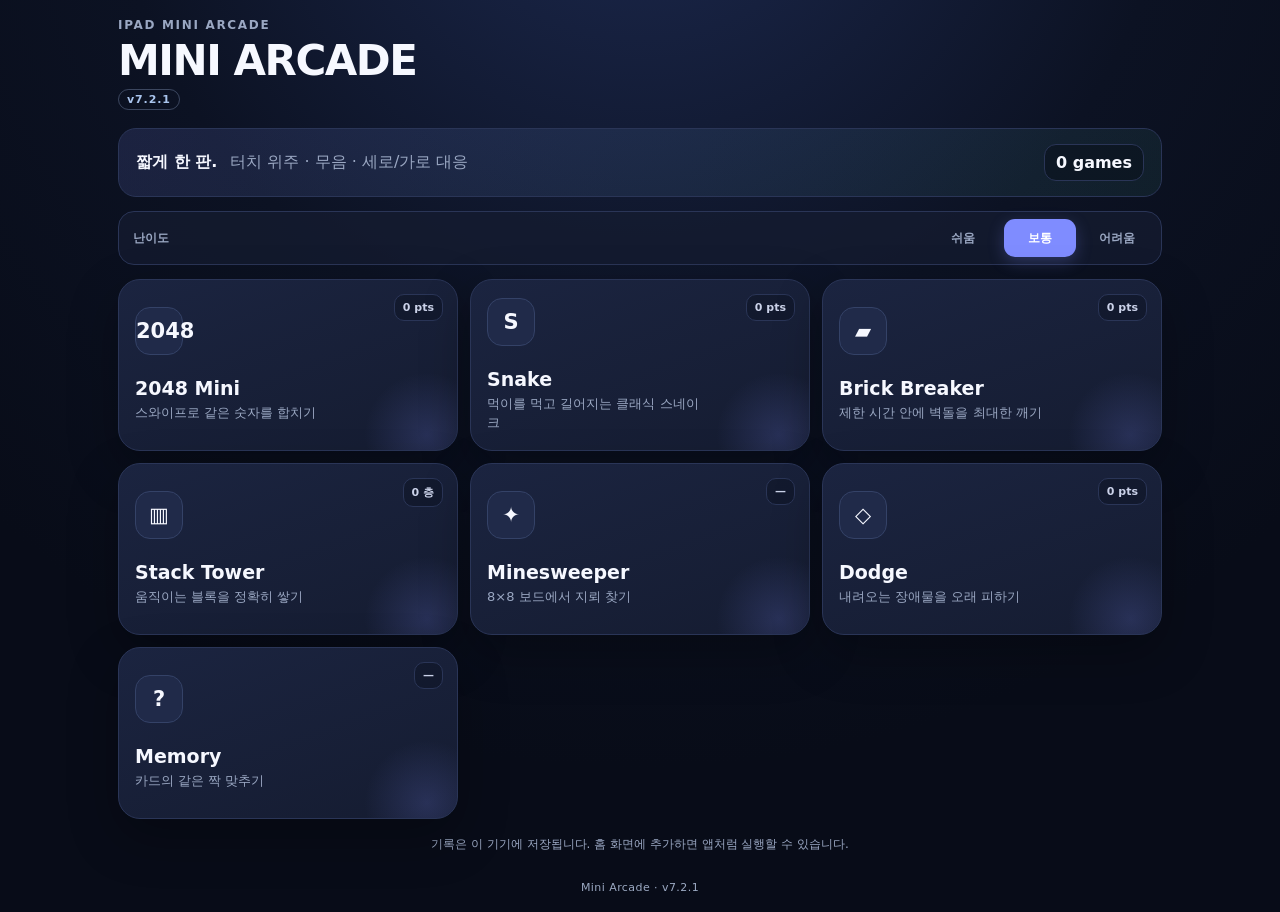
<file: index.html>
<!DOCTYPE html>
<html lang="ko">
<head>
  <meta charset="UTF-8" />
  <meta name="viewport" content="width=device-width,initial-scale=1,viewport-fit=cover,user-scalable=no" />
  <meta name="theme-color" content="#0b1020" />
  <meta name="apple-mobile-web-app-capable" content="yes" />
  <meta name="apple-mobile-web-app-status-bar-style" content="black-translucent" />
  <meta name="apple-mobile-web-app-title" content="Mini Arcade" />
  <title>Mini Arcade</title>
  <link rel="manifest" href="manifest.webmanifest" />
  <link rel="icon" href="icon.svg" type="image/svg+xml" />
  <link rel="stylesheet" href="styles.css?v=10" />
</head>
<body>
  <main id="app" class="app-shell">
    <header class="topbar">
      <div>
        <p class="eyebrow">IPAD MINI ARCADE</p>
        <h1 id="screenTitle">MINI ARCADE</h1>
        <span class="app-version" aria-label="앱 버전">v7.2.1</span>
      </div>
      <div class="top-actions">
        <button id="pauseBtn" class="icon-btn hidden" type="button" aria-label="일시정지">Ⅱ</button>
        <button id="homeBtn" class="icon-btn hidden" type="button" aria-label="게임 선택으로 돌아가기">⌂</button>
      </div>
    </header>

    <section id="homeScreen" class="screen active" aria-labelledby="screenTitle">
      <div class="intro-panel">
        <div>
          <strong>짧게 한 판.</strong>
          <span>터치 위주 · 무음 · 세로/가로 대응</span>
        </div>
        <div class="session-badge"><span id="playedCount">0</span> games</div>
      </div>
      <div class="difficulty-bar" aria-label="난이도 선택">
        <span>난이도</span>
        <div class="difficulty-options">
          <button type="button" data-difficulty="easy">쉬움</button>
          <button type="button" data-difficulty="normal">보통</button>
          <button type="button" data-difficulty="hard">어려움</button>
        </div>
      </div>
      <div id="gameGrid" class="game-grid"></div>
      <p class="home-note">기록은 이 기기에 저장됩니다. 홈 화면에 추가하면 앱처럼 실행할 수 있습니다.</p>
    </section>

    <section id="gameScreen" class="screen" aria-live="polite">
      <div class="game-head">
        <div>
          <p id="gameKicker" class="eyebrow"></p>
          <h2 id="gameName"></h2>
          <p id="gameHelp" class="game-help"></p>
        </div>
        <div id="gameStats" class="stats"></div>
      </div>
      <div id="gameStage" class="game-stage"></div>
    </section>
  </main>
  <div class="version-footer" aria-label="현재 앱 버전">Mini Arcade · v7.2.1</div>

  <div id="toast" class="toast" role="status" aria-live="polite"></div>
  <script src="app.js?v=10" defer></script>
</body>
</html>
</file>
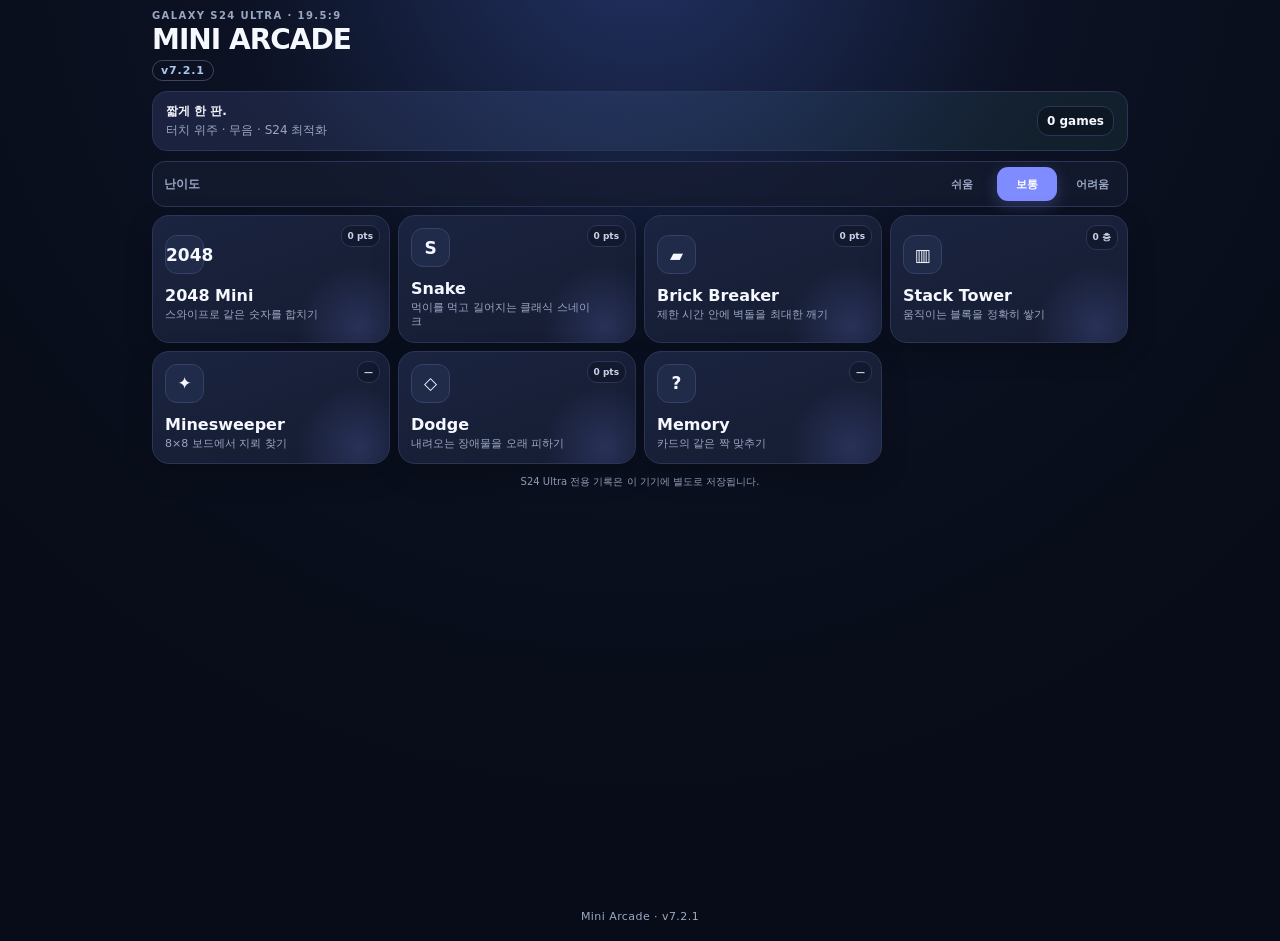
<file: s24.html>
<!DOCTYPE html>
<html lang="ko">
<head>
  <meta charset="UTF-8" />
  <meta name="viewport" content="width=device-width,initial-scale=1,viewport-fit=cover,user-scalable=no" />
  <meta name="theme-color" content="#0b1020" />
  <meta name="mobile-web-app-capable" content="yes" />
  <title>Mini Arcade · S24 Ultra</title>
  <link rel="manifest" href="manifest-s24.webmanifest" />
  <link rel="icon" href="icon.svg" type="image/svg+xml" />
  <link rel="stylesheet" href="styles.css?v=10" />
</head>
<body class="s24-mode">
  <main id="app" class="app-shell">
    <header class="topbar">
      <div>
        <p class="eyebrow">GALAXY S24 ULTRA · 19.5:9</p>
        <h1 id="screenTitle">MINI ARCADE</h1>
        <span class="app-version" aria-label="앱 버전">v7.2.1</span>
      </div>
      <div class="top-actions">
        <button id="pauseBtn" class="icon-btn hidden" type="button" aria-label="일시정지">Ⅱ</button>
        <button id="homeBtn" class="icon-btn hidden" type="button" aria-label="게임 선택으로 돌아가기">⌂</button>
      </div>
    </header>
    <section id="homeScreen" class="screen active" aria-labelledby="screenTitle">
      <div class="intro-panel">
        <div><strong>짧게 한 판.</strong><span>터치 위주 · 무음 · S24 최적화</span></div>
        <div class="session-badge"><span id="playedCount">0</span> games</div>
      </div>
      <div class="difficulty-bar" aria-label="난이도 선택">
        <span>난이도</span>
        <div class="difficulty-options">
          <button type="button" data-difficulty="easy">쉬움</button>
          <button type="button" data-difficulty="normal">보통</button>
          <button type="button" data-difficulty="hard">어려움</button>
        </div>
      </div>
      <div id="gameGrid" class="game-grid"></div>
      <p class="home-note">S24 Ultra 전용 기록은 이 기기에 별도로 저장됩니다.</p>
    </section>
    <section id="gameScreen" class="screen" aria-live="polite">
      <div class="game-head">
        <div><p id="gameKicker" class="eyebrow"></p><h2 id="gameName"></h2><p id="gameHelp" class="game-help"></p></div>
        <div id="gameStats" class="stats"></div>
      </div>
      <div id="gameStage" class="game-stage"></div>
    </section>
  </main>
  <div class="version-footer" aria-label="현재 앱 버전">Mini Arcade · v7.2.1</div>
  <div id="toast" class="toast" role="status" aria-live="polite"></div>
  <script src="app.js?v=10" defer></script>
</body>
</html>
</file>
<file: styles.css>
:root{
  --bg:#080c18;
  --bg2:#11172a;
  --card:#151c31;
  --card2:#1b2440;
  --line:#2a3557;
  --text:#f6f8ff;
  --muted:#9aa7c2;
  --accent:#7f8cff;
  --accent2:#5ce0b4;
  --danger:#ff6f8e;
  --warn:#ffd166;
  --safe-top:max(18px,env(safe-area-inset-top));
  --safe-bottom:max(18px,env(safe-area-inset-bottom));
  --shadow:0 18px 50px rgba(0,0,0,.28);
}
*{box-sizing:border-box;-webkit-tap-highlight-color:transparent}
html,body{margin:0;min-height:100%;background:radial-gradient(circle at 50% -20%,#1d2a51 0,#0c1223 42%,var(--bg) 75%);color:var(--text);font-family:-apple-system,BlinkMacSystemFont,"SF Pro Display","Pretendard","Noto Sans KR",system-ui,sans-serif;overscroll-behavior:none}
body{min-height:100svh;touch-action:manipulation}
button{font:inherit;color:inherit;border:0}
button:focus-visible{outline:3px solid #c5cbff;outline-offset:3px}
.hidden{display:none!important}
.app-shell{width:min(1100px,100%);margin:0 auto;padding:var(--safe-top) clamp(14px,3vw,28px) var(--safe-bottom)}
.topbar{display:flex;align-items:center;justify-content:space-between;gap:18px;margin-bottom:18px}
.eyebrow{margin:0 0 4px;color:var(--muted);font-size:12px;font-weight:800;letter-spacing:.14em}
h1,h2{margin:0;letter-spacing:-.035em} h1{font-size:clamp(28px,4vw,42px)} h2{font-size:clamp(26px,4vw,38px)}
.top-actions{display:flex;gap:9px}.icon-btn{width:48px;height:48px;border:1px solid var(--line);border-radius:15px;background:rgba(21,28,49,.92);font-weight:900;font-size:20px;box-shadow:var(--shadow)}
.screen{display:none}.screen.active{display:block}
.intro-panel{display:flex;justify-content:space-between;align-items:center;gap:14px;padding:15px 17px;margin-bottom:14px;border:1px solid var(--line);border-radius:18px;background:linear-gradient(135deg,rgba(127,140,255,.14),rgba(92,224,180,.07));color:var(--muted)}
.intro-panel strong{color:var(--text);margin-right:8px}.session-badge{white-space:nowrap;border:1px solid var(--line);background:rgba(8,12,24,.45);padding:8px 11px;border-radius:12px;font-weight:800;color:var(--text)}
.difficulty-bar{display:flex;align-items:center;justify-content:space-between;gap:12px;margin:0 0 14px;padding:7px 8px 7px 14px;border:1px solid var(--line);border-radius:16px;background:rgba(21,28,49,.72);font-size:12px;font-weight:850;color:var(--muted)}
.difficulty-options{display:grid;grid-template-columns:repeat(3,1fr);gap:5px}.difficulty-options button{min-width:72px;min-height:38px;padding:6px 10px;border-radius:11px;background:transparent;color:var(--muted);font-weight:850}.difficulty-options button.active{background:var(--accent);color:white;box-shadow:0 5px 16px rgba(127,140,255,.25)}
.game-grid{display:grid;grid-template-columns:repeat(2,minmax(0,1fr));gap:12px}.game-card{position:relative;min-height:156px;padding:16px;text-align:left;border:1px solid var(--line);border-radius:22px;background:linear-gradient(160deg,var(--card2),var(--card));box-shadow:var(--shadow);overflow:hidden;transition:transform .1s ease,border-color .15s ease}
.game-card:active{transform:scale(.985);border-color:var(--accent)}.game-card::after{content:"";position:absolute;right:-35px;bottom:-50px;width:130px;height:130px;border-radius:50%;background:radial-gradient(circle,rgba(127,140,255,.18),transparent 68%)}
.game-icon{width:48px;height:48px;display:grid;place-items:center;margin-bottom:22px;border-radius:15px;background:#202a49;border:1px solid #344267;font-weight:900;font-size:21px}.game-card h3{margin:0;font-size:19px}.game-card p{margin:5px 0 0;max-width:26ch;color:var(--muted);font-size:13px;line-height:1.4}.card-record{position:absolute;right:14px;top:14px;color:#cbd2e9;font-size:11px;font-weight:800;padding:6px 8px;border:1px solid var(--line);border-radius:10px;background:rgba(8,12,24,.34)}
.home-note{margin:16px 4px 0;color:var(--muted);text-align:center;font-size:12px;line-height:1.5}
.game-head{display:flex;justify-content:space-between;align-items:flex-start;gap:16px;margin-bottom:12px}.game-help{margin:7px 0 0;color:var(--muted);line-height:1.45;font-size:13px}.stats{display:flex;justify-content:flex-end;gap:8px;flex-wrap:wrap;max-width:52%}.stat{min-width:76px;padding:9px 11px;border:1px solid var(--line);border-radius:13px;background:var(--card);text-align:center}.stat small{display:block;color:var(--muted);font-size:10px;margin-bottom:2px}.stat strong{font-size:16px}
.game-stage{min-height:420px;border:1px solid var(--line);border-radius:24px;background:rgba(14,20,37,.88);box-shadow:var(--shadow);padding:clamp(14px,2.3vw,22px);overflow:hidden;position:relative}
.primary-btn,.secondary-btn{min-height:50px;padding:11px 17px;border-radius:14px;font-weight:850}.primary-btn{background:var(--accent);color:white}.secondary-btn{background:var(--card2);border:1px solid var(--line)}.button-row{display:flex;gap:9px;flex-wrap:wrap;margin-top:14px}.button-row>*{flex:1 1 140px}
.center-stack{display:flex;min-height:360px;flex-direction:column;align-items:center;justify-content:center;gap:14px;text-align:center}.big-score{font-size:clamp(42px,10vw,88px);font-weight:950;letter-spacing:-.06em}.subtle{color:var(--muted);font-size:13px}
/* 2048 */
.g2048-wrap{width:min(580px,100%);margin:0 auto}.g2048-board{display:grid;grid-template-columns:repeat(4,1fr);gap:9px;padding:9px;border-radius:20px;background:#202845;touch-action:none}.g2048-cell{aspect-ratio:1;border-radius:14px;display:grid;place-items:center;background:#2b3554;font-weight:950;font-size:clamp(21px,6vw,38px);transition:transform .08s ease}.v2{background:#e8e9ef;color:#252b3a}.v4{background:#d8defa;color:#252b3a}.v8{background:#9eaaff}.v16{background:#7f8cff}.v32{background:#6a73d8}.v64{background:#5b63c0}.v128{background:#56d4b0;color:#08251d}.v256{background:#37c79d;color:#08251d}.v512{background:#ffd166;color:#3a2a00}.v1024{background:#f2ab56;color:#3a2100}.v2048{background:#ff7a90;color:white}.swipe-pad{display:grid;grid-template-columns:repeat(3,56px);justify-content:center;gap:7px;margin-top:14px}.swipe-pad button{height:50px;border-radius:12px;background:var(--card2);border:1px solid var(--line);font-weight:900}.swipe-pad .blank{visibility:hidden}
/* canvas games */
.canvas-wrap{position:relative;width:min(760px,100%);margin:0 auto}.game-canvas{display:block;width:100%;height:auto;max-height:64svh;border-radius:18px;background:#080e1b;border:1px solid var(--line);touch-action:none}.overlay{position:absolute;inset:0;display:grid;place-items:center;border-radius:18px;background:rgba(5,8,16,.58);backdrop-filter:blur(4px)}.overlay-card{text-align:center;padding:20px}.overlay-card h3{font-size:30px;margin:0 0 8px}.dpad{display:grid;grid-template-columns:repeat(3,54px);gap:7px;justify-content:center;margin-top:12px}.dpad button{height:50px;border-radius:12px;background:var(--card2);border:1px solid var(--line);font-size:20px;font-weight:900}.dpad .blank{visibility:hidden}
/* mines */
.mines-toolbar{display:flex;justify-content:space-between;align-items:center;gap:10px;margin-bottom:12px}.mode-toggle{display:flex;padding:4px;background:#10172a;border:1px solid var(--line);border-radius:13px}.mode-toggle button{min-height:40px;padding:7px 12px;border-radius:10px;background:transparent;color:var(--muted);font-weight:800}.mode-toggle button.active{background:var(--accent);color:white}.mines-grid{display:grid;grid-template-columns:repeat(8,minmax(0,1fr));gap:4px;width:min(620px,100%);margin:0 auto}.mine-cell{aspect-ratio:1;border-radius:8px;background:#253052;border:1px solid #344265;font-size:clamp(13px,3.5vw,23px);font-weight:900;touch-action:manipulation}.mine-cell.open{background:#11182b;border-color:#202a46}.mine-cell.flag{background:#3a3150}.n1{color:#78a8ff}.n2{color:#67d7a9}.n3{color:#ff8c9c}.n4{color:#b59cff}.n5{color:#ffb67a}.n6{color:#6be0e8}.n7{color:#fff}.n8{color:#adb5c9}
/* memory */
.memory-grid{display:grid;grid-template-columns:repeat(4,minmax(0,1fr));gap:9px;width:min(620px,100%);margin:0 auto}.memory-card{aspect-ratio:1;border-radius:14px;background:#253052;border:1px solid #35456f;font-size:clamp(25px,7vw,46px);font-weight:900;transform-style:preserve-3d}.memory-card.open{background:#6874dc}.memory-card.matched{opacity:.26;pointer-events:none}
.toast{position:fixed;left:50%;bottom:max(22px,env(safe-area-inset-bottom));transform:translate(-50%,20px);padding:11px 15px;border-radius:13px;background:#eef1ff;color:#141a2a;font-size:13px;font-weight:850;opacity:0;pointer-events:none;transition:.2s ease;z-index:50;box-shadow:0 12px 35px rgba(0,0,0,.35)}.toast.show{opacity:1;transform:translate(-50%,0)}
@media (min-width:760px){.game-grid{grid-template-columns:repeat(3,minmax(0,1fr))}.game-card{min-height:172px}.game-stage{min-height:520px}.memory-grid{gap:12px}.mine-cell{border-radius:10px}}
@media (orientation:landscape) and (max-height:650px){.app-shell{padding-top:12px}.topbar{margin-bottom:10px}.game-stage{min-height:330px;padding:12px}.game-head{margin-bottom:8px}.game-canvas{max-height:70svh}.game-card{min-height:128px}.game-icon{margin-bottom:12px}}
@media (max-width:520px){.intro-panel{align-items:flex-start;flex-direction:column}.game-head{flex-direction:column}.stats{max-width:none;justify-content:flex-start}.game-stage{min-height:390px}.game-grid{gap:9px}.game-card{min-height:145px;padding:14px}.game-icon{margin-bottom:16px}}

/* Galaxy S24 Ultra portrait edition (19.5:9) */
body.s24-mode{min-height:100dvh;background:radial-gradient(circle at 50% -8%,#223264 0,#0c1223 34%,var(--bg) 72%)}
body.s24-mode .app-shell{width:min(100%,480px);min-height:100dvh;padding:calc(env(safe-area-inset-top) + 10px) 12px calc(env(safe-area-inset-bottom) + 12px)}
body.s24-mode .topbar{margin-bottom:10px;gap:10px}
body.s24-mode h1{font-size:28px}body.s24-mode h2{font-size:24px}
body.s24-mode .eyebrow{font-size:10px;margin-bottom:2px}
body.s24-mode .icon-btn{width:44px;height:44px;border-radius:13px}
body.s24-mode .intro-panel{padding:11px 13px;margin-bottom:10px;border-radius:15px;flex-direction:row;align-items:center;font-size:12px}
body.s24-mode .intro-panel strong{display:block;margin:0 0 2px}
body.s24-mode .session-badge{padding:7px 9px}
body.s24-mode .difficulty-bar{margin-bottom:8px;padding:5px 5px 5px 11px;border-radius:13px}
body.s24-mode .difficulty-options button{min-width:60px;min-height:34px;padding:5px 7px;font-size:11px}
body.s24-mode .game-grid{grid-template-columns:repeat(2,minmax(0,1fr));gap:8px}
body.s24-mode .game-card{min-height:124px;padding:12px;border-radius:17px;box-shadow:0 10px 28px rgba(0,0,0,.24)}
body.s24-mode .game-icon{width:39px;height:39px;margin-bottom:12px;border-radius:12px;font-size:17px}
body.s24-mode .game-card h3{font-size:16px}body.s24-mode .game-card p{margin-top:3px;font-size:11px;line-height:1.3}
body.s24-mode .card-record{right:9px;top:9px;padding:5px 6px;font-size:9px}
body.s24-mode .home-note{margin-top:10px;font-size:10px}
body.s24-mode .game-head{margin-bottom:8px;gap:8px}
body.s24-mode .game-help{margin-top:4px;font-size:11px;line-height:1.35}
body.s24-mode .stats{gap:5px}body.s24-mode .stat{min-width:64px;padding:6px 8px;border-radius:11px}
body.s24-mode .stat small{font-size:8px}body.s24-mode .stat strong{font-size:14px}
body.s24-mode .game-stage{min-height:0;padding:10px;border-radius:18px}
body.s24-mode .game-canvas{max-height:calc(100dvh - 205px);border-radius:14px}
body.s24-mode .g2048-wrap{width:min(100%,430px)}body.s24-mode .g2048-board{gap:6px;padding:6px;border-radius:15px}
body.s24-mode .g2048-cell{border-radius:10px;font-size:clamp(20px,8vw,34px)}
body.s24-mode .swipe-pad,body.s24-mode .dpad{margin-top:9px;gap:5px}
body.s24-mode .swipe-pad button,body.s24-mode .dpad button{height:44px}
body.s24-mode .button-row{margin-top:9px}body.s24-mode .primary-btn,body.s24-mode .secondary-btn{min-height:46px}
body.s24-mode .mines-toolbar{margin-bottom:8px}body.s24-mode .mines-grid{gap:3px}
body.s24-mode .memory-grid{gap:6px}body.s24-mode .memory-card{border-radius:10px}
@media (orientation:landscape){body.s24-mode .app-shell{width:min(100%,1000px)}body.s24-mode .game-grid{grid-template-columns:repeat(4,minmax(0,1fr))}body.s24-mode .game-card{min-height:112px}body.s24-mode .game-canvas{max-height:calc(100dvh - 145px)}}
@media (prefers-reduced-motion:reduce){*{scroll-behavior:auto!important;transition:none!important;animation:none!important}}

/* 2048 cheat controls */
.cheats2048{margin-top:16px;padding:14px;border:1px solid var(--line);border-radius:16px;background:var(--card2)}
.cheats2048[hidden]{display:none!important}
.cheat-row{display:flex;align-items:center;flex-wrap:wrap;gap:8px;margin-bottom:12px}
.cheat-row label{font-weight:700;font-size:13px}
.cheat-row button,.cheat-row select,.cheat-row input{border:1px solid var(--line);border-radius:9px;padding:9px;background:var(--card);color:inherit;min-height:40px}
.cheat-row input{width:120px;max-width:100%}
.cheat-row button.cheat-selected{outline:2px solid #56d4b0}
.cheat-hint{font-size:13px;opacity:.85;margin:6px 0 14px}
.cheat-check{display:flex;gap:8px;align-items:center;font-size:14px}
.g2048-cell.cheat-editable{cursor:pointer;outline:1px dashed rgba(255,255,255,.3)}

/* Visible build version on both layouts */
.app-version { display:inline-block; margin-top:4px; padding:3px 8px; border:1px solid rgba(150,170,210,.35); border-radius:999px; color:#a9c4ed; font-size:11px; font-weight:700; letter-spacing:.08em; }
.version-footer { text-align:center; font-size:11px; color:#9caac3; padding:10px 12px 18px; letter-spacing:.04em; }
</file>
